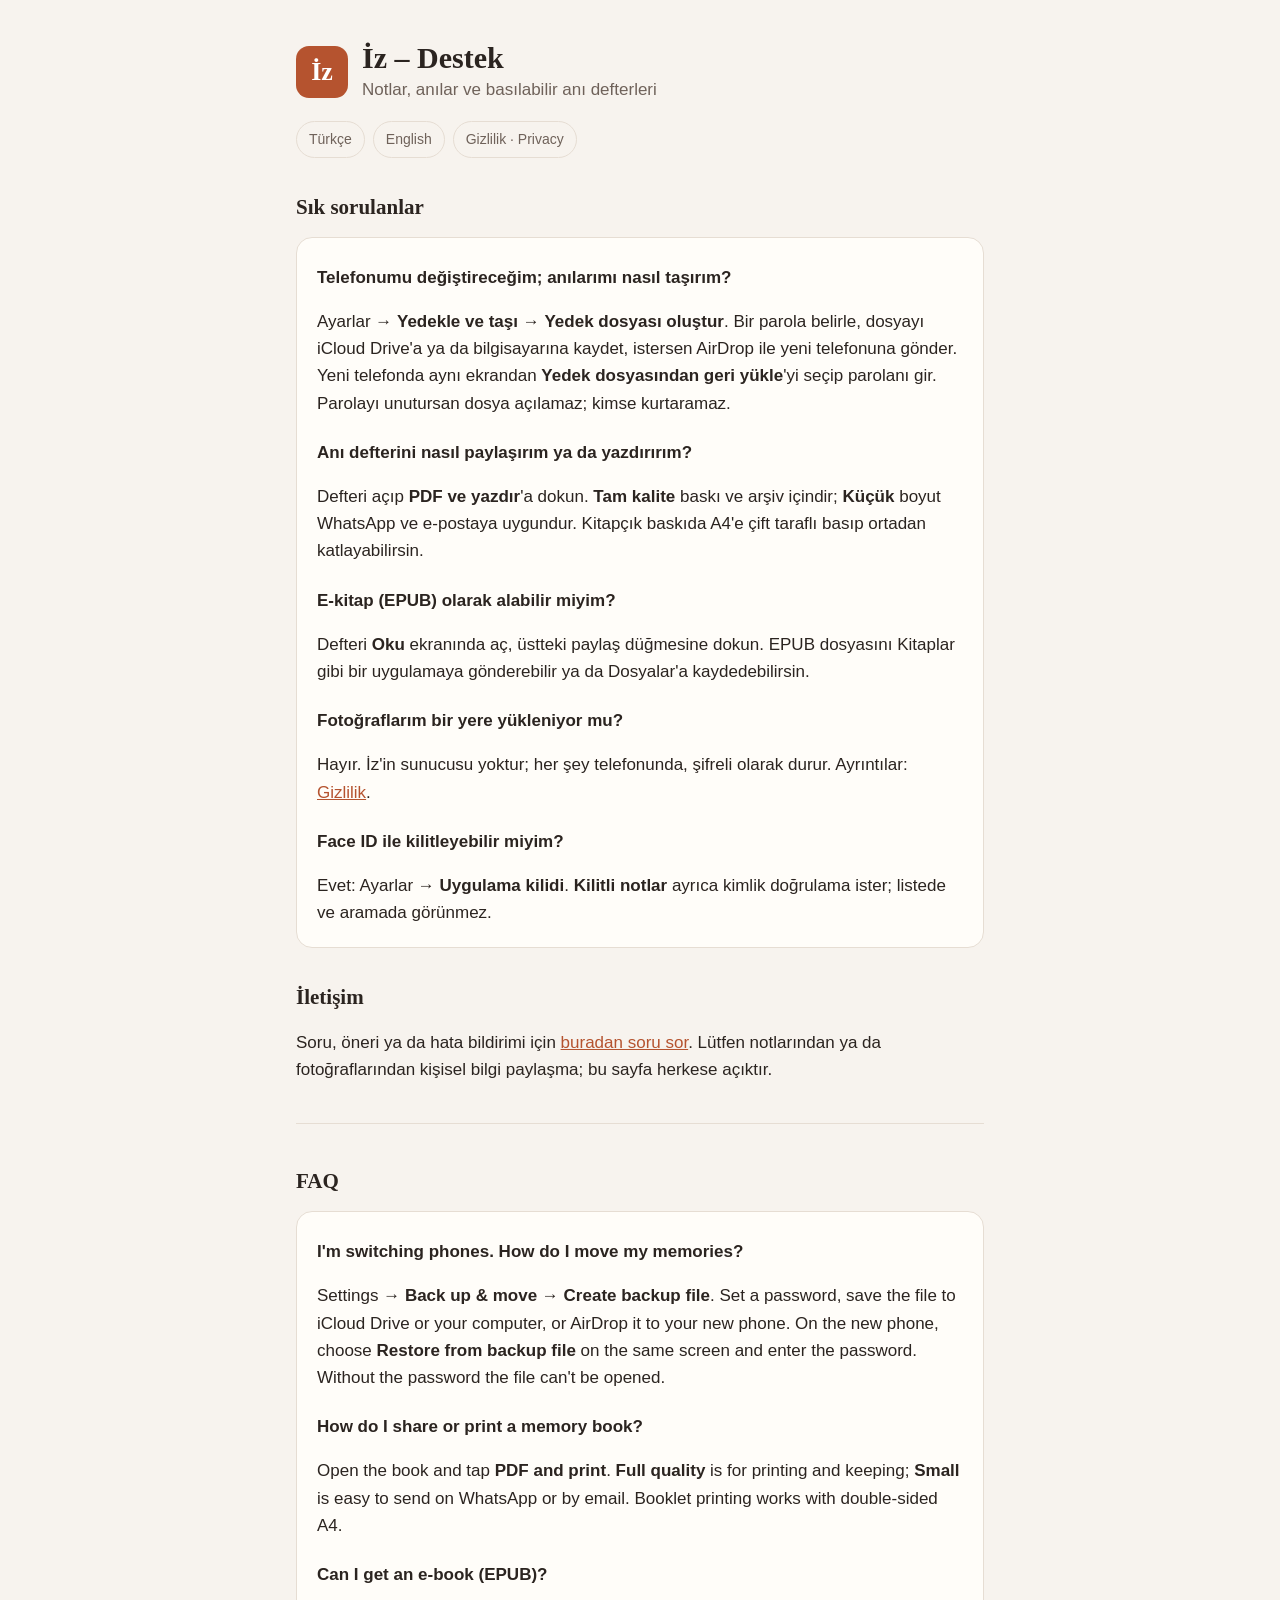
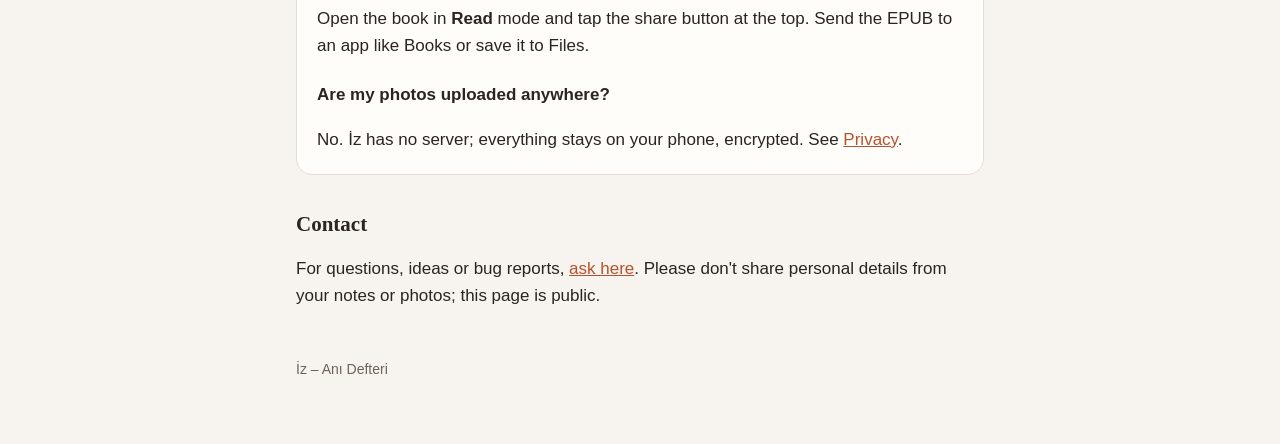
<file: index.html>
<!doctype html>
<html lang="tr">
<head>
<meta charset="utf-8">
<meta name="viewport" content="width=device-width, initial-scale=1">
<title>İz – Destek</title>
<meta name="description" content="İz – Anı Defteri: destek, sık sorulanlar ve iletişim.">
<link rel="stylesheet" href="style.css">
</head>
<body>
<main>
  <header>
    <div class="mark" aria-hidden="true">İz</div>
    <div>
      <h1>İz – Destek</h1>
      <div class="soft">Notlar, anılar ve basılabilir anı defterleri</div>
    </div>
  </header>
  <nav>
    <a href="#tr">Türkçe</a>
    <a href="#en">English</a>
    <a href="privacy.html">Gizlilik · Privacy</a>
  </nav>

  <section id="tr">
    <h2>Sık sorulanlar</h2>
    <div class="card">
      <h3>Telefonumu değiştireceğim; anılarımı nasıl taşırım?</h3>
      <p>Ayarlar → <b>Yedekle ve taşı</b> → <b>Yedek dosyası oluştur</b>. Bir parola belirle, dosyayı iCloud Drive'a ya da bilgisayarına kaydet, istersen AirDrop ile yeni telefonuna gönder. Yeni telefonda aynı ekrandan <b>Yedek dosyasından geri yükle</b>'yi seçip parolanı gir. Parolayı unutursan dosya açılamaz; kimse kurtaramaz.</p>
      <h3>Anı defterini nasıl paylaşırım ya da yazdırırım?</h3>
      <p>Defteri açıp <b>PDF ve yazdır</b>'a dokun. <b>Tam kalite</b> baskı ve arşiv içindir; <b>Küçük</b> boyut WhatsApp ve e-postaya uygundur. Kitapçık baskıda A4'e çift taraflı basıp ortadan katlayabilirsin.</p>
      <h3>E-kitap (EPUB) olarak alabilir miyim?</h3>
      <p>Defteri <b>Oku</b> ekranında aç, üstteki paylaş düğmesine dokun. EPUB dosyasını Kitaplar gibi bir uygulamaya gönderebilir ya da Dosyalar'a kaydedebilirsin.</p>
      <h3>Fotoğraflarım bir yere yükleniyor mu?</h3>
      <p>Hayır. İz'in sunucusu yoktur; her şey telefonunda, şifreli olarak durur. Ayrıntılar: <a href="privacy.html">Gizlilik</a>.</p>
      <h3>Face ID ile kilitleyebilir miyim?</h3>
      <p>Evet: Ayarlar → <b>Uygulama kilidi</b>. <b>Kilitli notlar</b> ayrıca kimlik doğrulama ister; listede ve aramada görünmez.</p>
    </div>
    <h2>İletişim</h2>
    <p>Soru, öneri ya da hata bildirimi için <a href="https://github.com/yavuzsayinbulut/iz-destek/issues">buradan soru sor</a>. Lütfen notlarından ya da fotoğraflarından kişisel bilgi paylaşma; bu sayfa herkese açıktır.</p>
  </section>

  <section id="en" class="lang" lang="en">
    <h2>FAQ</h2>
    <div class="card">
      <h3>I'm switching phones. How do I move my memories?</h3>
      <p>Settings → <b>Back up &amp; move</b> → <b>Create backup file</b>. Set a password, save the file to iCloud Drive or your computer, or AirDrop it to your new phone. On the new phone, choose <b>Restore from backup file</b> on the same screen and enter the password. Without the password the file can't be opened.</p>
      <h3>How do I share or print a memory book?</h3>
      <p>Open the book and tap <b>PDF and print</b>. <b>Full quality</b> is for printing and keeping; <b>Small</b> is easy to send on WhatsApp or by email. Booklet printing works with double-sided A4.</p>
      <h3>Can I get an e-book (EPUB)?</h3>
      <p>Open the book in <b>Read</b> mode and tap the share button at the top. Send the EPUB to an app like Books or save it to Files.</p>
      <h3>Are my photos uploaded anywhere?</h3>
      <p>No. İz has no server; everything stays on your phone, encrypted. See <a href="privacy.html#en">Privacy</a>.</p>
    </div>
    <h2>Contact</h2>
    <p>For questions, ideas or bug reports, <a href="https://github.com/yavuzsayinbulut/iz-destek/issues">ask here</a>. Please don't share personal details from your notes or photos; this page is public.</p>
  </section>

  <footer>İz – Anı Defteri</footer>
</main>
</body>
</html>
</file>
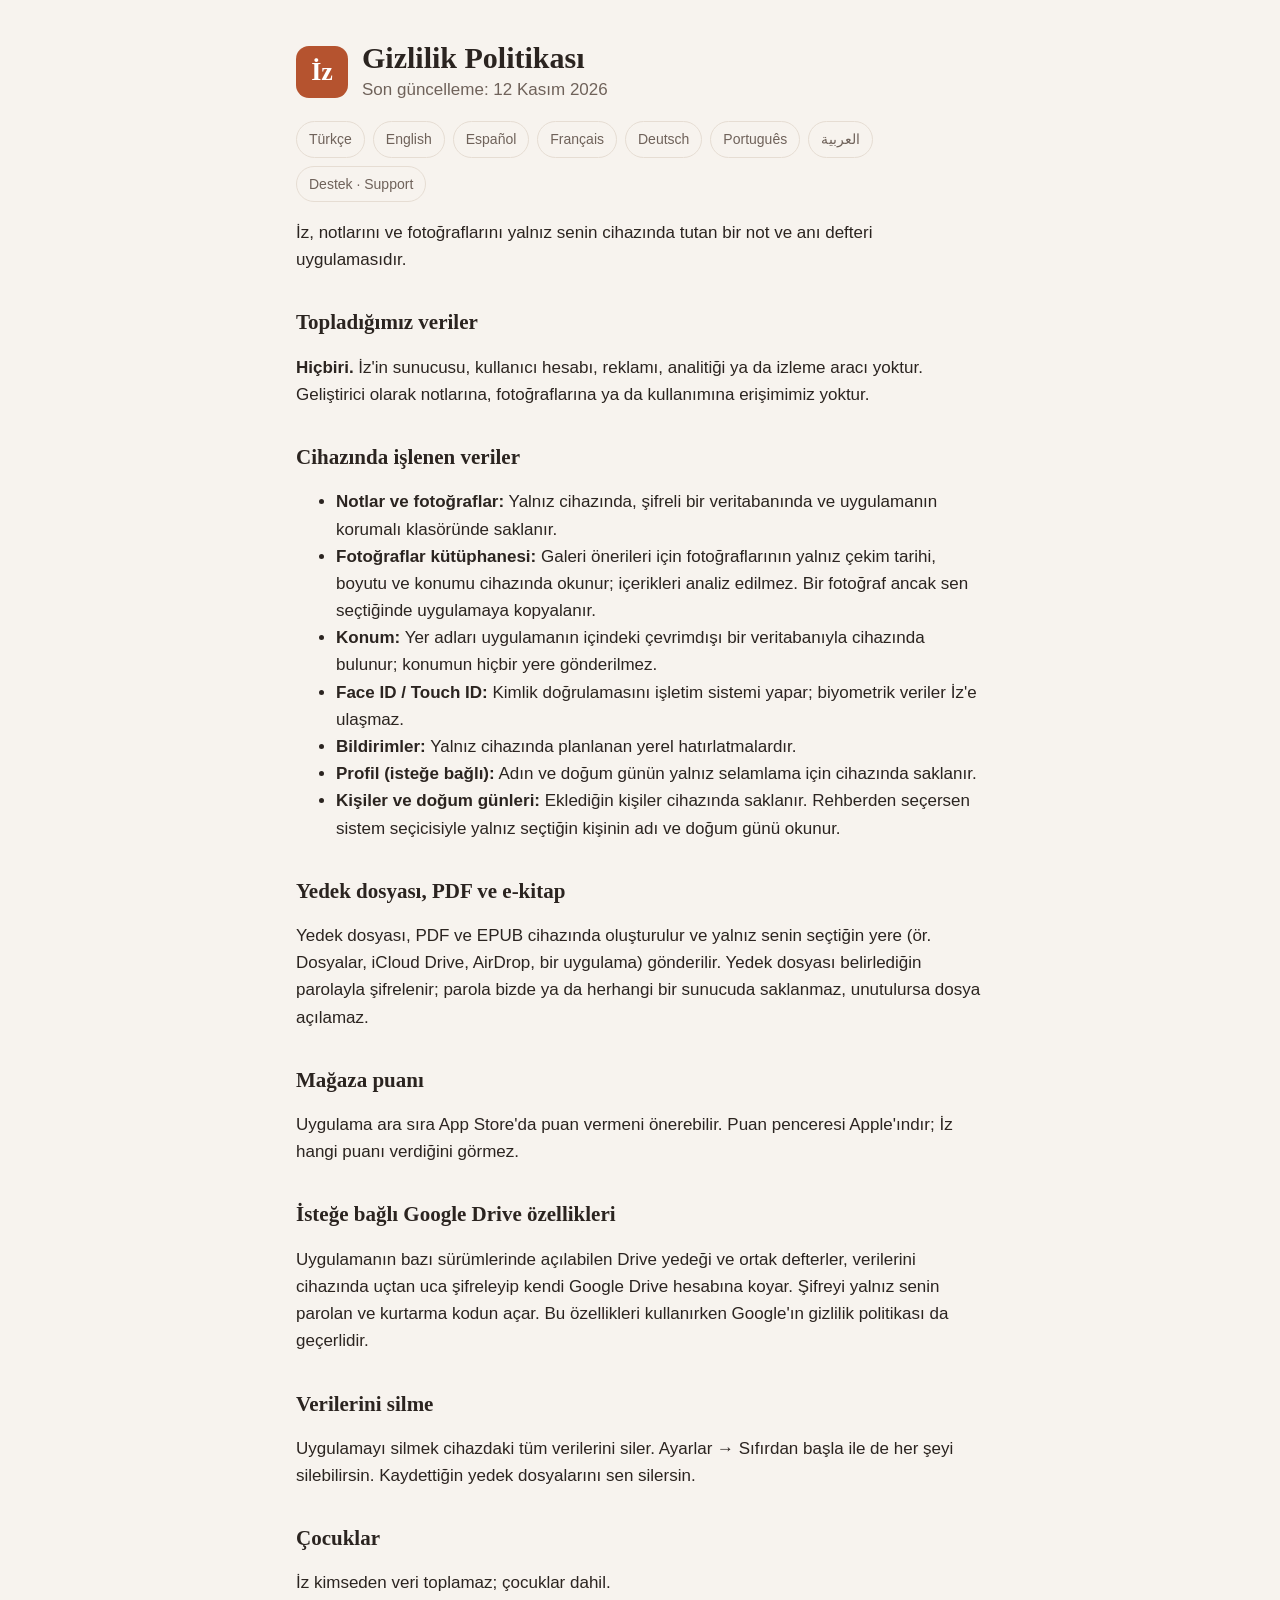
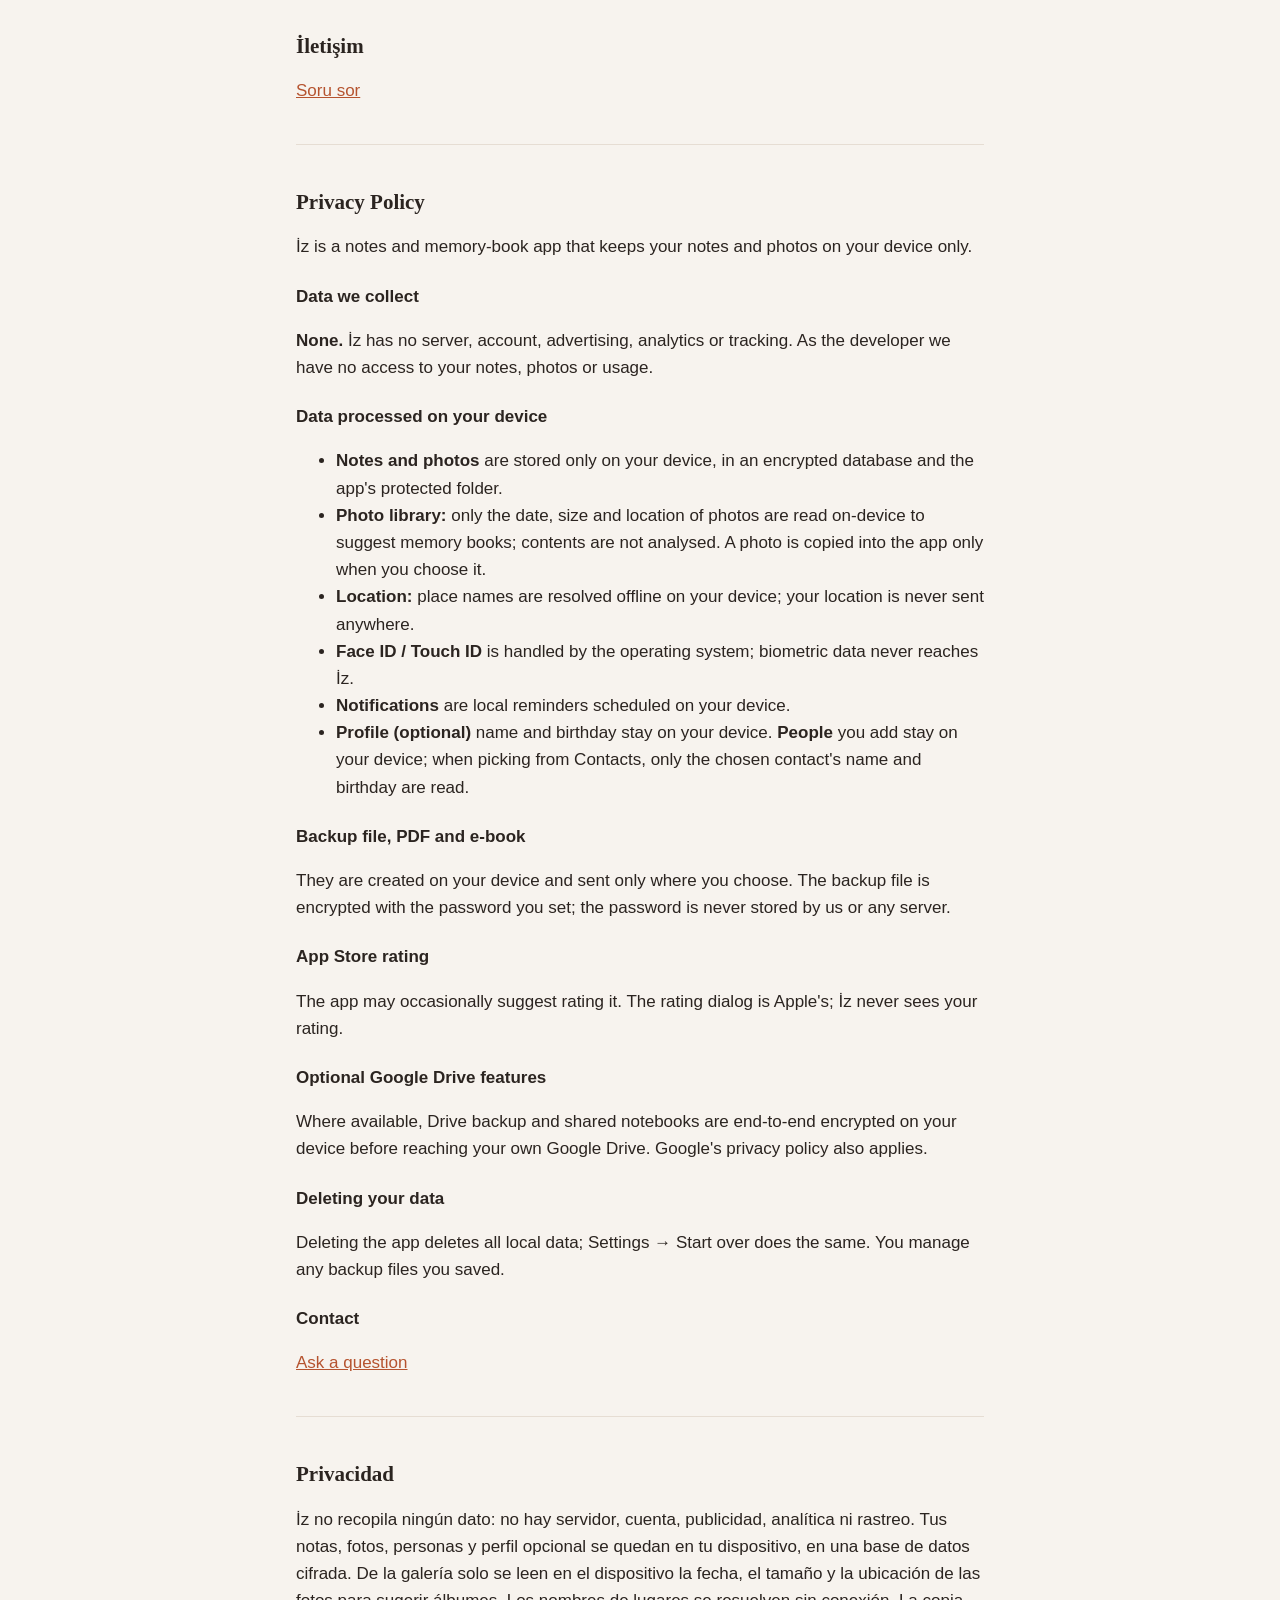
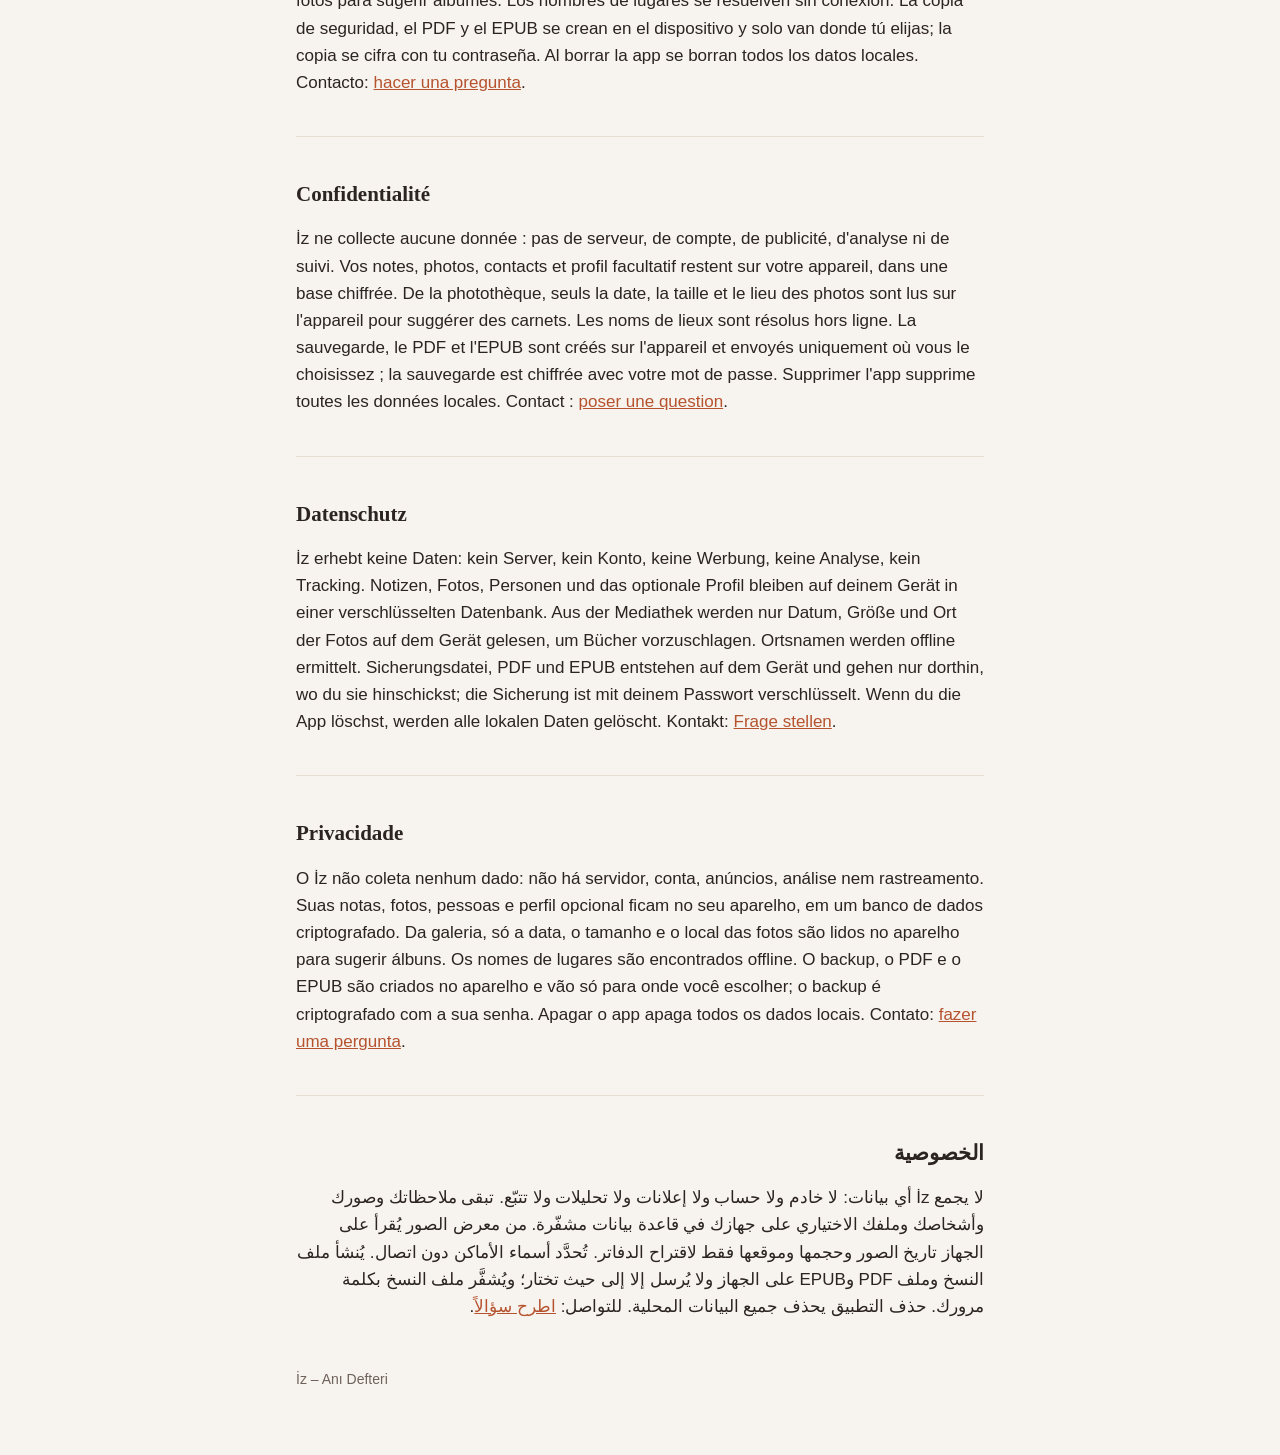
<file: privacy.html>
<!doctype html>
<html lang="tr">
<head>
<meta charset="utf-8">
<meta name="viewport" content="width=device-width, initial-scale=1">
<title>İz – Gizlilik</title>
<meta name="description" content="İz – Anı Defteri gizlilik politikası: veri toplanmaz, her şey cihazında şifreli kalır.">
<link rel="stylesheet" href="style.css">
</head>
<body>
<main>
  <header>
    <div class="mark" aria-hidden="true">İz</div>
    <div>
      <h1>Gizlilik Politikası</h1>
      <div class="soft">Son güncelleme: 12 Kasım 2026</div>
    </div>
  </header>
  <nav>
    <a href="#tr">Türkçe</a>
    <a href="#en">English</a>
    <a href="#es">Español</a>
    <a href="#fr">Français</a>
    <a href="#de">Deutsch</a>
    <a href="#pt">Português</a>
    <a href="#ar">العربية</a>
    <a href="index.html">Destek · Support</a>
  </nav>

  <section id="tr">
    <p>İz, notlarını ve fotoğraflarını yalnız senin cihazında tutan bir not ve anı defteri uygulamasıdır.</p>
    <h2>Topladığımız veriler</h2>
    <p><b>Hiçbiri.</b> İz'in sunucusu, kullanıcı hesabı, reklamı, analitiği ya da izleme aracı yoktur. Geliştirici olarak notlarına, fotoğraflarına ya da kullanımına erişimimiz yoktur.</p>
    <h2>Cihazında işlenen veriler</h2>
    <ul>
      <li><b>Notlar ve fotoğraflar:</b> Yalnız cihazında, şifreli bir veritabanında ve uygulamanın korumalı klasöründe saklanır.</li>
      <li><b>Fotoğraflar kütüphanesi:</b> Galeri önerileri için fotoğraflarının yalnız çekim tarihi, boyutu ve konumu cihazında okunur; içerikleri analiz edilmez. Bir fotoğraf ancak sen seçtiğinde uygulamaya kopyalanır.</li>
      <li><b>Konum:</b> Yer adları uygulamanın içindeki çevrimdışı bir veritabanıyla cihazında bulunur; konumun hiçbir yere gönderilmez.</li>
      <li><b>Face ID / Touch ID:</b> Kimlik doğrulamasını işletim sistemi yapar; biyometrik veriler İz'e ulaşmaz.</li>
      <li><b>Bildirimler:</b> Yalnız cihazında planlanan yerel hatırlatmalardır.</li>
      <li><b>Profil (isteğe bağlı):</b> Adın ve doğum günün yalnız selamlama için cihazında saklanır.</li>
      <li><b>Kişiler ve doğum günleri:</b> Eklediğin kişiler cihazında saklanır. Rehberden seçersen sistem seçicisiyle yalnız seçtiğin kişinin adı ve doğum günü okunur.</li>
    </ul>
    <h2>Yedek dosyası, PDF ve e-kitap</h2>
    <p>Yedek dosyası, PDF ve EPUB cihazında oluşturulur ve yalnız senin seçtiğin yere (ör. Dosyalar, iCloud Drive, AirDrop, bir uygulama) gönderilir. Yedek dosyası belirlediğin parolayla şifrelenir; parola bizde ya da herhangi bir sunucuda saklanmaz, unutulursa dosya açılamaz.</p>
    <h2>Mağaza puanı</h2>
    <p>Uygulama ara sıra App Store'da puan vermeni önerebilir. Puan penceresi Apple'ındır; İz hangi puanı verdiğini görmez.</p>
    <h2>İsteğe bağlı Google Drive özellikleri</h2>
    <p>Uygulamanın bazı sürümlerinde açılabilen Drive yedeği ve ortak defterler, verilerini cihazında uçtan uca şifreleyip kendi Google Drive hesabına koyar. Şifreyi yalnız senin parolan ve kurtarma kodun açar. Bu özellikleri kullanırken Google'ın gizlilik politikası da geçerlidir.</p>
    <h2>Verilerini silme</h2>
    <p>Uygulamayı silmek cihazdaki tüm verilerini siler. Ayarlar → Sıfırdan başla ile de her şeyi silebilirsin. Kaydettiğin yedek dosyalarını sen silersin.</p>
    <h2>Çocuklar</h2>
    <p>İz kimseden veri toplamaz; çocuklar dahil.</p>
    <h2>İletişim</h2>
    <p><a href="https://github.com/yavuzsayinbulut/iz-destek/issues">Soru sor</a></p>
  </section>

  <section id="en" class="lang" lang="en">
    <h2>Privacy Policy</h2>
    <p>İz is a notes and memory-book app that keeps your notes and photos on your device only.</p>
    <h3>Data we collect</h3>
    <p><b>None.</b> İz has no server, account, advertising, analytics or tracking. As the developer we have no access to your notes, photos or usage.</p>
    <h3>Data processed on your device</h3>
    <ul>
      <li><b>Notes and photos</b> are stored only on your device, in an encrypted database and the app's protected folder.</li>
      <li><b>Photo library:</b> only the date, size and location of photos are read on-device to suggest memory books; contents are not analysed. A photo is copied into the app only when you choose it.</li>
      <li><b>Location:</b> place names are resolved offline on your device; your location is never sent anywhere.</li>
      <li><b>Face ID / Touch ID</b> is handled by the operating system; biometric data never reaches İz.</li>
      <li><b>Notifications</b> are local reminders scheduled on your device.</li>
      <li><b>Profile (optional)</b> name and birthday stay on your device. <b>People</b> you add stay on your device; when picking from Contacts, only the chosen contact's name and birthday are read.</li>
    </ul>
    <h3>Backup file, PDF and e-book</h3>
    <p>They are created on your device and sent only where you choose. The backup file is encrypted with the password you set; the password is never stored by us or any server.</p>
    <h3>App Store rating</h3>
    <p>The app may occasionally suggest rating it. The rating dialog is Apple's; İz never sees your rating.</p>
    <h3>Optional Google Drive features</h3>
    <p>Where available, Drive backup and shared notebooks are end-to-end encrypted on your device before reaching your own Google Drive. Google's privacy policy also applies.</p>
    <h3>Deleting your data</h3>
    <p>Deleting the app deletes all local data; Settings → Start over does the same. You manage any backup files you saved.</p>
    <h3>Contact</h3>
    <p><a href="https://github.com/yavuzsayinbulut/iz-destek/issues">Ask a question</a></p>
  </section>

  <section id="es" class="lang" lang="es">
    <h2>Privacidad</h2>
    <p>İz no recopila ningún dato: no hay servidor, cuenta, publicidad, analítica ni rastreo. Tus notas, fotos, personas y perfil opcional se quedan en tu dispositivo, en una base de datos cifrada. De la galería solo se leen en el dispositivo la fecha, el tamaño y la ubicación de las fotos para sugerir álbumes. Los nombres de lugares se resuelven sin conexión. La copia de seguridad, el PDF y el EPUB se crean en el dispositivo y solo van donde tú elijas; la copia se cifra con tu contraseña. Al borrar la app se borran todos los datos locales. Contacto: <a href="https://github.com/yavuzsayinbulut/iz-destek/issues">hacer una pregunta</a>.</p>
  </section>

  <section id="fr" class="lang" lang="fr">
    <h2>Confidentialité</h2>
    <p>İz ne collecte aucune donnée : pas de serveur, de compte, de publicité, d'analyse ni de suivi. Vos notes, photos, contacts et profil facultatif restent sur votre appareil, dans une base chiffrée. De la photothèque, seuls la date, la taille et le lieu des photos sont lus sur l'appareil pour suggérer des carnets. Les noms de lieux sont résolus hors ligne. La sauvegarde, le PDF et l'EPUB sont créés sur l'appareil et envoyés uniquement où vous le choisissez ; la sauvegarde est chiffrée avec votre mot de passe. Supprimer l'app supprime toutes les données locales. Contact : <a href="https://github.com/yavuzsayinbulut/iz-destek/issues">poser une question</a>.</p>
  </section>

  <section id="de" class="lang" lang="de">
    <h2>Datenschutz</h2>
    <p>İz erhebt keine Daten: kein Server, kein Konto, keine Werbung, keine Analyse, kein Tracking. Notizen, Fotos, Personen und das optionale Profil bleiben auf deinem Gerät in einer verschlüsselten Datenbank. Aus der Mediathek werden nur Datum, Größe und Ort der Fotos auf dem Gerät gelesen, um Bücher vorzuschlagen. Ortsnamen werden offline ermittelt. Sicherungsdatei, PDF und EPUB entstehen auf dem Gerät und gehen nur dorthin, wo du sie hinschickst; die Sicherung ist mit deinem Passwort verschlüsselt. Wenn du die App löschst, werden alle lokalen Daten gelöscht. Kontakt: <a href="https://github.com/yavuzsayinbulut/iz-destek/issues">Frage stellen</a>.</p>
  </section>

  <section id="pt" class="lang" lang="pt-BR">
    <h2>Privacidade</h2>
    <p>O İz não coleta nenhum dado: não há servidor, conta, anúncios, análise nem rastreamento. Suas notas, fotos, pessoas e perfil opcional ficam no seu aparelho, em um banco de dados criptografado. Da galeria, só a data, o tamanho e o local das fotos são lidos no aparelho para sugerir álbuns. Os nomes de lugares são encontrados offline. O backup, o PDF e o EPUB são criados no aparelho e vão só para onde você escolher; o backup é criptografado com a sua senha. Apagar o app apaga todos os dados locais. Contato: <a href="https://github.com/yavuzsayinbulut/iz-destek/issues">fazer uma pergunta</a>.</p>
  </section>

  <section id="ar" class="lang" lang="ar" dir="rtl">
    <h2>الخصوصية</h2>
    <p>لا يجمع İz أي بيانات: لا خادم ولا حساب ولا إعلانات ولا تحليلات ولا تتبّع. تبقى ملاحظاتك وصورك وأشخاصك وملفك الاختياري على جهازك في قاعدة بيانات مشفّرة. من معرض الصور يُقرأ على الجهاز تاريخ الصور وحجمها وموقعها فقط لاقتراح الدفاتر. تُحدَّد أسماء الأماكن دون اتصال. يُنشأ ملف النسخ وملف PDF وEPUB على الجهاز ولا يُرسل إلا إلى حيث تختار؛ ويُشفَّر ملف النسخ بكلمة مرورك. حذف التطبيق يحذف جميع البيانات المحلية. للتواصل: <a href="https://github.com/yavuzsayinbulut/iz-destek/issues">اطرح سؤالاً</a>.</p>
  </section>

  <footer>İz – Anı Defteri</footer>
</main>
</body>
</html>
</file>
<file: style.css>
:root {
  --bg: #f7f3ee;
  --surface: #fffdf9;
  --ink: #2b2420;
  --soft: #6f625a;
  --line: #e6ddd3;
  --accent: #b5532f;
}
@media (prefers-color-scheme: dark) {
  :root {
    --bg: #1c1916;
    --surface: #25211d;
    --ink: #efe7de;
    --soft: #b3a69b;
    --line: #3a332d;
    --accent: #e08a62;
  }
}
* { box-sizing: border-box; }
body {
  margin: 0;
  background: var(--bg);
  color: var(--ink);
  font: 17px/1.6 -apple-system, BlinkMacSystemFont, "Segoe UI", Roboto, sans-serif;
}
main { max-width: 720px; margin: 0 auto; padding: 40px 16px 64px; }
header { display: flex; align-items: center; gap: 14px; margin-bottom: 8px; }
.mark {
  width: 52px; height: 52px; border-radius: 13px; background: var(--accent); color: #fff;
  display: grid; place-items: center; font: 600 26px/1 Georgia, serif;
}
h1 { font: 600 30px/1.2 Georgia, serif; margin: 0; }
h2 { font: 600 21px/1.3 Georgia, serif; margin: 36px 0 8px; }
h3 { font-size: 17px; margin: 22px 0 4px; }
p, li { color: var(--ink); }
.soft { color: var(--soft); }
nav { display: flex; flex-wrap: wrap; gap: 8px; margin: 18px 0 8px; }
nav a {
  padding: 6px 12px; border: 1px solid var(--line); border-radius: 999px;
  color: var(--soft); text-decoration: none; font-size: 14px;
}
nav a:hover { color: var(--accent); border-color: var(--accent); }
a { color: var(--accent); }
.card { background: var(--surface); border: 1px solid var(--line); border-radius: 16px; padding: 4px 20px; margin: 16px 0; }
.lang { border-top: 1px solid var(--line); margin-top: 40px; padding-top: 8px; }
[dir="rtl"] { text-align: right; }
footer { margin-top: 48px; font-size: 14px; color: var(--soft); }
</file>
